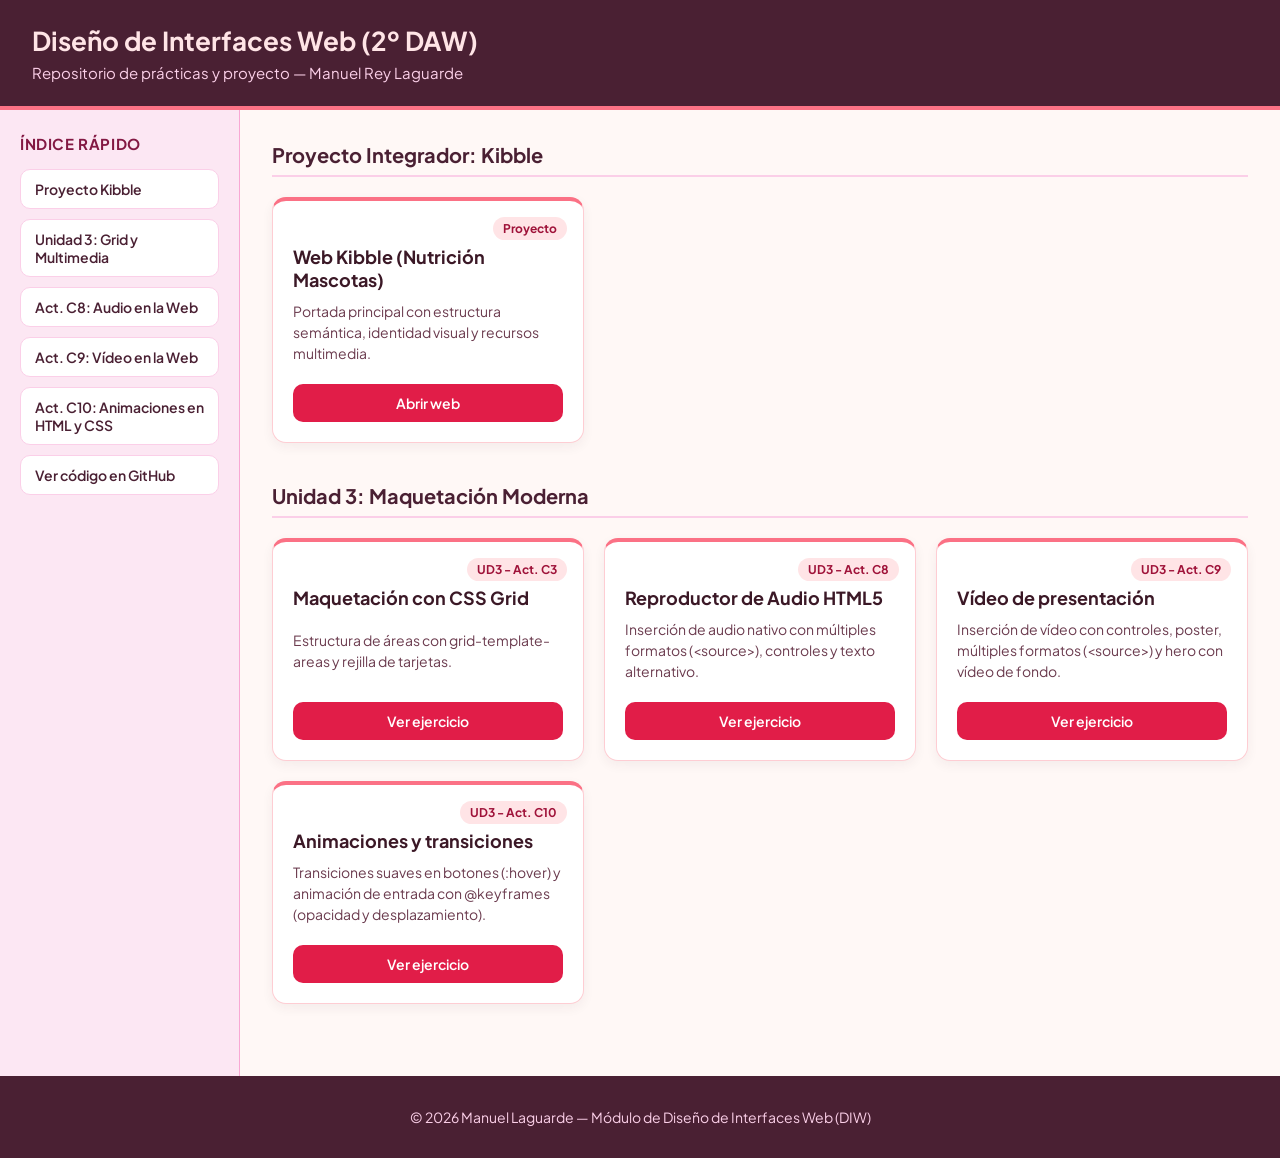
<file: index.html>
<!DOCTYPE html>
<html lang="es">

<head>
  <meta charset="UTF-8">
  <meta name="viewport" content="width=device-width, initial-scale=1.0">
  <title>DIW - Repositorio de Actividades | Manuel</title>
  <link rel="stylesheet" href="estilos.css">
</head>

<body>

  <header class="cabecera">
    <h1>Diseño de Interfaces Web (2º DAW)</h1>
    <p>Repositorio de prácticas y proyecto — Manuel Rey Laguarde</p>
  </header>

  <aside class="lateral">
    <h2>Índice rápido</h2>
    <nav>
      <ul>
        <li><a href="#proyecto">Proyecto Kibble</a></li>
        <li><a href="#ud3">Unidad 3: Grid y Multimedia</a></li>
        <li><a href="UD3/Actividad_C8_audio/index.html">Act. C8: Audio en la Web</a></li>
        <li><a href="UD3/Actividad_C9_video/index.html">Act. C9: Vídeo en la Web</a></li>
        <li><a href="UD3/Actividad_C10_animaciones/index.html">Act. C10: Animaciones en HTML y CSS</a></li>
        <li><a href="https://github.com/manulaguarde/Dise-o-de-Interfaces" target="_blank">Ver código en GitHub</a></li>

      </ul>
    </nav>
  </aside>

  <main class="contenido">

    <!-- Sección Proyecto Principal -->
    <section id="proyecto" class="bloque-unidad">
      <h2>Proyecto Integrador: Kibble</h2>
      <div class="contenedor-tarjetas">
        <article class="tarjeta-actividad">
          <span class="etiqueta">Proyecto</span>
          <h3>Web Kibble (Nutrición Mascotas)</h3>
          <p>Portada principal con estructura semántica, identidad visual y recursos multimedia.</p>
          <a href="Proyecto_Kibble/index.html" class="btn-ver">Abrir web</a>
        </article>
      </div>
    </section>

    <!-- Sección Unidad 3 -->
    <section id="ud3" class="bloque-unidad">
      <h2>Unidad 3: Maquetación Moderna</h2>
      <div class="contenedor-tarjetas">
        <article class="tarjeta-actividad">
          <span class="etiqueta">UD3 - Act. C3</span>
          <h3>Maquetación con CSS Grid</h3>
          <p>Estructura de áreas con grid-template-areas y rejilla de tarjetas.</p>
          <a href="UD3/Actividad_C3_grid/index.html" class="btn-ver">Ver ejercicio</a>
        </article>

        <article class="tarjeta-actividad">
          <span class="etiqueta">UD3 - Act. C8</span>
          <h3>Reproductor de Audio HTML5</h3>
          <p>Inserción de audio nativo con múltiples formatos (&lt;source&gt;), controles y texto alternativo.</p>
          <a href="UD3/Actividad_C8_audio/index.html" class="btn-ver">Ver ejercicio</a>
        </article>


        <article class="tarjeta-actividad">
          <span class="etiqueta">UD3 - Act. C9</span>
          <h3>Vídeo de presentación</h3>
          <p>Inserción de vídeo con controles, poster, múltiples formatos (&lt;source&gt;) y hero con vídeo de fondo.
          </p>
          <a href="UD3/Actividad_C9_video/index.html" class="btn-ver">Ver ejercicio</a>
        </article>

        <article class="tarjeta-actividad">
          <span class="etiqueta">UD3 - Act. C10</span>
          <h3>Animaciones y transiciones</h3>
          <p>Transiciones suaves en botones (:hover) y animación de entrada con @keyframes (opacidad y desplazamiento).</p>
          <a href="UD3/Actividad_C10_animaciones/index.html" class="btn-ver">Ver ejercicio</a>
        </article>
      </div>
    </section>

  </main>

  <footer class="pie">
    <p>© 2026 Manuel Laguarde — Módulo de Diseño de Interfaces Web (DIW)</p>
  </footer>

</body>

</html>
</file>
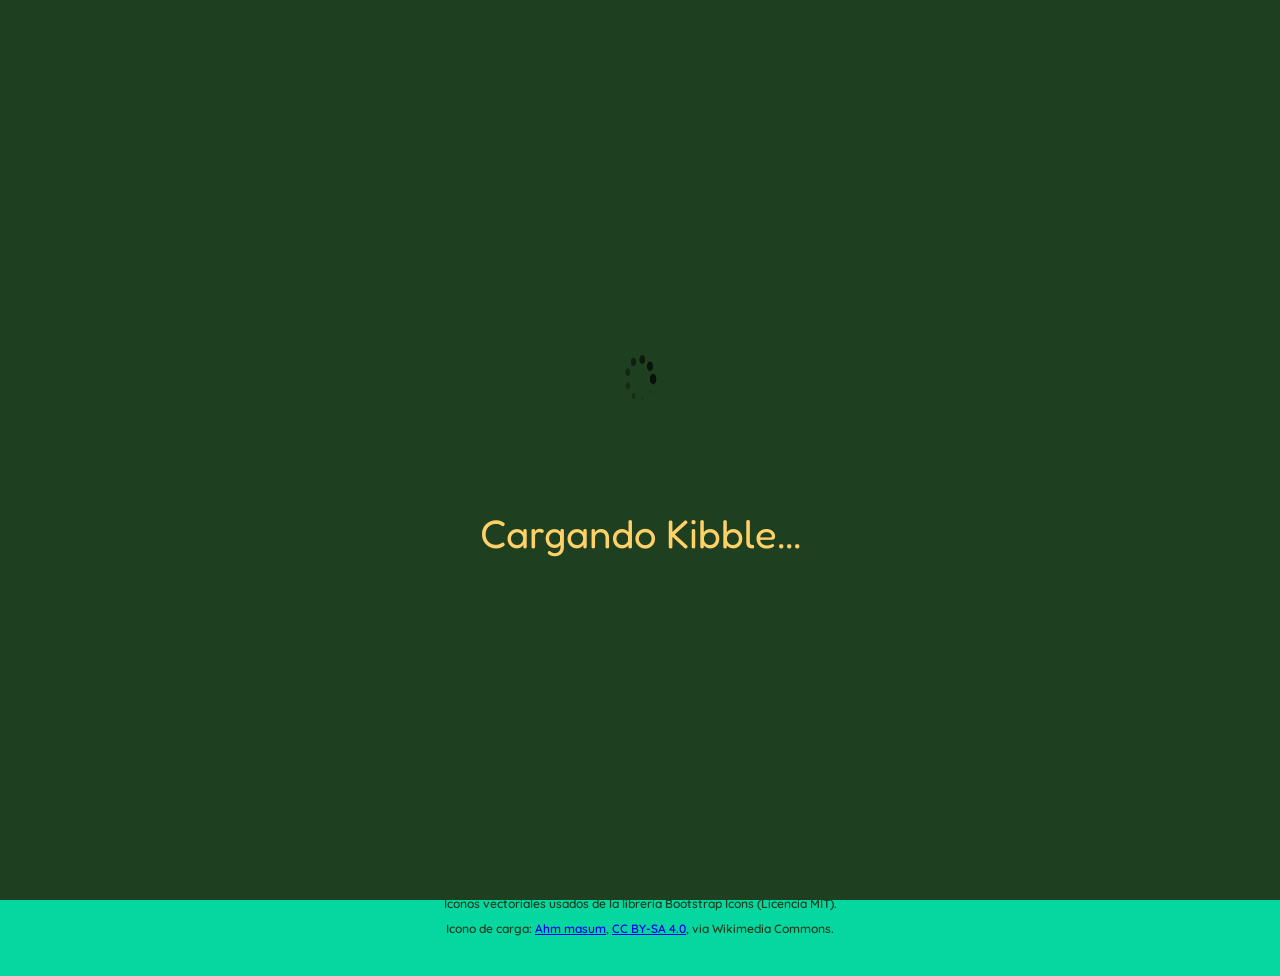
<file: Proyecto_Kibble/index.html>
<!DOCTYPE html>
<html lang="en">

<head>
  <meta charset="UTF-8">
  <meta name="viewport" content="width=device-width, initial-scale=1.0">
  <title>Kibble - Nutrición para mascotas</title>
  <link rel="stylesheet" href="estilos.css">
  <link rel="stylesheet" href="https://cdn.jsdelivr.net/npm/bootstrap-icons@1.11.3/font/bootstrap-icons.min.css">
</head>

<body>

  <div id="pantalla-carga">
    <img src="recursos/Loading_icon.gif" alt="Icono de carga animado">
    <p>Cargando Kibble...</p>
  </div>
  </div>
  <header class="encabezado">


    <a href="#" class="logo">
      <img src="recursos/logo_kibble.png" alt="logo_kibble" class="imagen-logo">
      Kibble
    </a>



    <nav class="menu-navegacion">
      <ul>
        <li><a href="#">Inicio</a></li>
        <li><a href="#">Buscar</a></li>
        <li><a href="#">Comparar</a></li>
        <li><a href="#">Sobre Nosotros</a></li>
      </ul>
    </nav>


    <a href="#" class="btn-perfil">Mi Perfil</a>
  </header>
  <main>

    <section class="seccion-principal">


      <article class="contenido">
        <h1 class="texto-titulo">Descubre qué come realmente tu mascota</h1>
        <p class="texto-subtitulo">
          Analiza, compara e identifica la calidad de sus alimentos de forma sencilla e intuitiva.
        </p>


        <div class="caja-buscador">
          <input type="text" class="input-buscar" placeholder="Busca por marca, producto...">
          <button type="button" class="btn-escanear" title="Escanear producto">📷</button>
          <button type="button" class="btn-buscar">Buscar</button>
        </div>
      </article>


      <article class="imagen-principal">
        <img src="recursos/gato_kibble.png" alt="" class="tarjeta-imagen-principal">
      </article>
    </section>

    <!--
    <section class="seccion-ult-productos">
      <h2 class="titulo-ult-productos">Últimos productos analizados</h2>

    
      <div class="contenedor-tarjetas">
        <article class="tarjeta-producto">
          <div class="imagen-prod-texto">[ Imagen ]</div>
          <span class="producto-nota">★ 4.8</span>
          <h3 class="nombre-prod">Nombre del producto</h3>
          <span class="categoria-prod">Bueno / Excelente</span>
        </article>

        <article class="tarjeta-producto">
          <div class="imagen-prod-texto">[ Imagen ]</div>
          <span class="producto-nota">★ 4.8</span>
          <h3 class="nombre-prod">Nombre del producto</h3>
          <span class="categoria-prod">Bueno / Excelente</span>
        </article>

        <article class="tarjeta-producto">
          <div class="imagen-prod-texto">[ Imagen ]</div>
          <span class="producto-nota">★ 4.8</span>
          <h3 class="nombre-prod">Nombre del producto</h3>
          <span class="categoria-prod">Bueno / Excelente</span>
        </article>

        <article class="tarjeta-producto tarjeta-ultima">
          <div class="imagen-prod-texto">[ Imagen ]</div>
          <span class="producto-nota">★ 4.8</span>
          <h3 class="nombre-prod">Nombre del producto</h3>
          <span class="categoria-prod">Bueno / Excelente</span>
        </article>
      </div>
    </section>
  </main>-->


    <footer class="pie-pagina">
      <div class="contenedor-footer">
        <div class="footer-logo">
          <img src="recursos/logo_kibble.png" alt="logo_kibble" class="imagen-logo">
          <span class="texto-logo">Kibble</span>
        </div>
        <div class="redes-sociales">
          <a href="#"><i class="bi bi-instagram"></i></a>
          <a href="#"><i class="bi bi-twitter-x"></i></a>
          <a href="#"><i class="bi bi-facebook"></i></a>
        </div>
        <p class="copy-right">
          © 2026 Kibble. Todos los derechos reservados. |
          <a href="#">Contacto</a> |
          <a href="#">Aviso Legal</a>
        </p>
        <p class="avisos">
          Las imágenes e ilustraciones mostradas en esta web han sido creadas con Inteligencia Artificial.
        </p>
        <p class="avisos">Iconos vectoriales usados de la librería Bootstrap Icons (Licencia MIT).</p>
        <p class="avisos">Icono de carga: <a href="https://commons.wikimedia.org/wiki/File:Loading_icon.gif"
            target="_blank">Ahm masum</a>,
          <a href="https://creativecommons.org/licenses/by-sa/4.0" target="_blank">CC BY-SA 4.0</a>, via Wikimedia
          Commons.
        </p>
      </div>
    </footer>

    <script>
      // Temporizador de 2 segundos (2000 ms) para ocultar la pantalla de carga
      setTimeout(function () {
        document.getElementById("pantalla-carga").style.display = "none";
      }, 2000);
    </script>

</body>

</html>
</file>
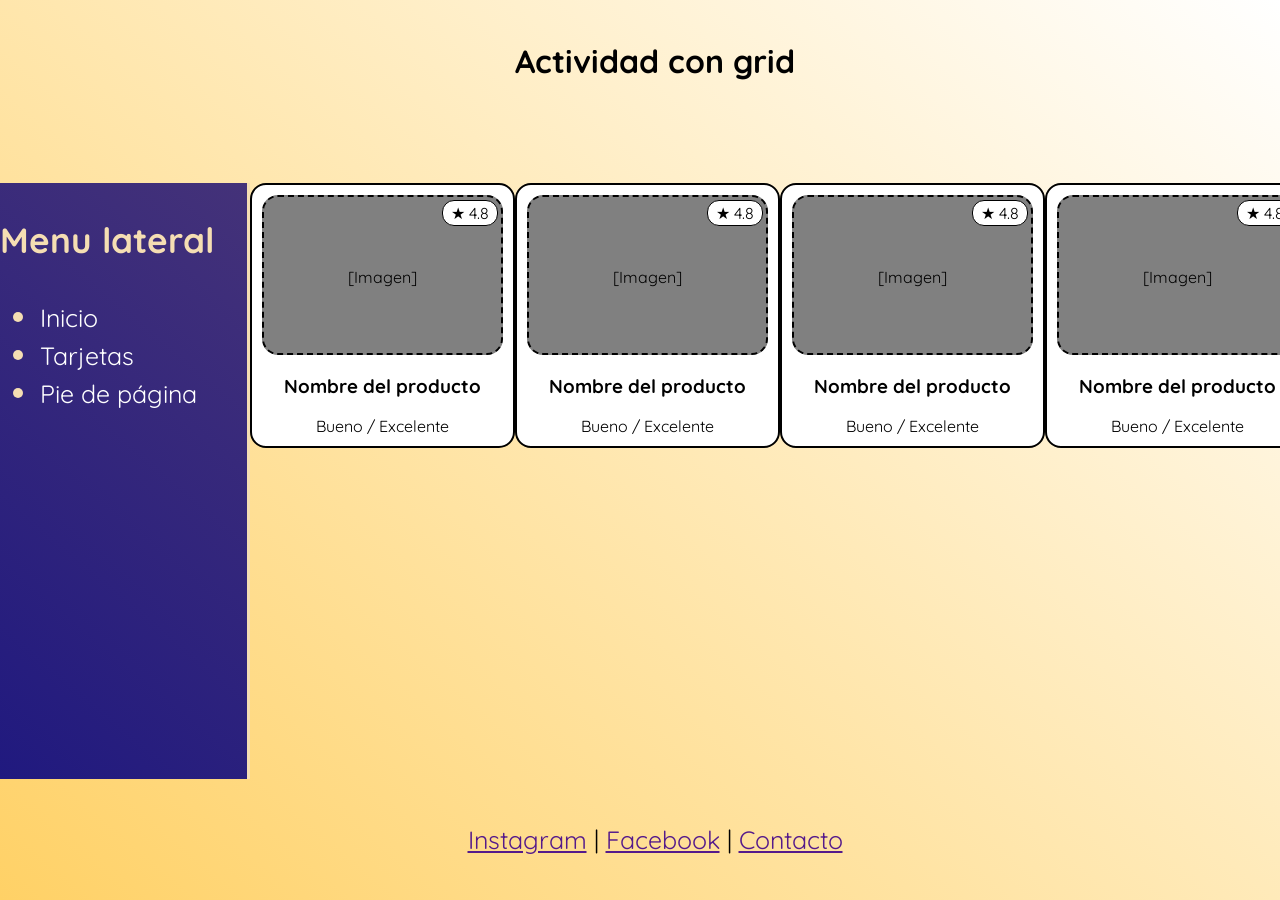
<file: UD3/Actividad_C3_grid/index.html>
<!DOCTYPE html>
<html lang="en">
<head>
    <meta charset="UTF-8">
    <meta name="viewport" content="width=device-width, initial-scale=1.0">
    <title>Actividad C3</title>
    <link rel="stylesheet" href="estilos.css">
</head>
<body>
    <header>
        <h1>Actividad con grid</h1>
    </header>
    <aside>
        <h3>Menu lateral</h3>
        <ul>
            <li><a href="">Inicio</a></li>
            <li><a href="">Tarjetas</a></li>
            <li><a href="">Pie de página</a></li>
        </ul>
    </aside>
    <main>
        <div class="contenedor-tarjetas">
        <article class="tarjeta-producto">
            <div class="imagen-prod-texto">[Imagen]</div>
            <span class="producto-nota">★ 4.8</span>
            <h3 class="nombre-prod">Nombre del producto</h3>
            <span class="categoria-prod">Bueno / Excelente</span>
        </article>
                <article class="tarjeta-producto">
            <div class="imagen-prod-texto">[Imagen]</div>
            <span class="producto-nota">★ 4.8</span>
            <h3 class="nombre-prod">Nombre del producto</h3>
            <span class="categoria-prod">Bueno / Excelente</span>
        </article>
                <article class="tarjeta-producto">
            <div class="imagen-prod-texto">[Imagen]</div>
            <span class="producto-nota">★ 4.8</span>
            <h3 class="nombre-prod">Nombre del producto</h3>
            <span class="categoria-prod">Bueno / Excelente</span>
        </article>
                <article class="tarjeta-producto">
            <div class="imagen-prod-texto">[Imagen]</div>
            <span class="producto-nota">★ 4.8</span>
            <h3 class="nombre-prod">Nombre del producto</h3>
            <span class="categoria-prod">Bueno / Excelente</span>
        </article>
        </div>
    </main>
    <footer><p><a href="">Instagram</a> | <a href="">Facebook</a> | <a href="">Contacto</a></p></footer>
</body>
</html>
</file>
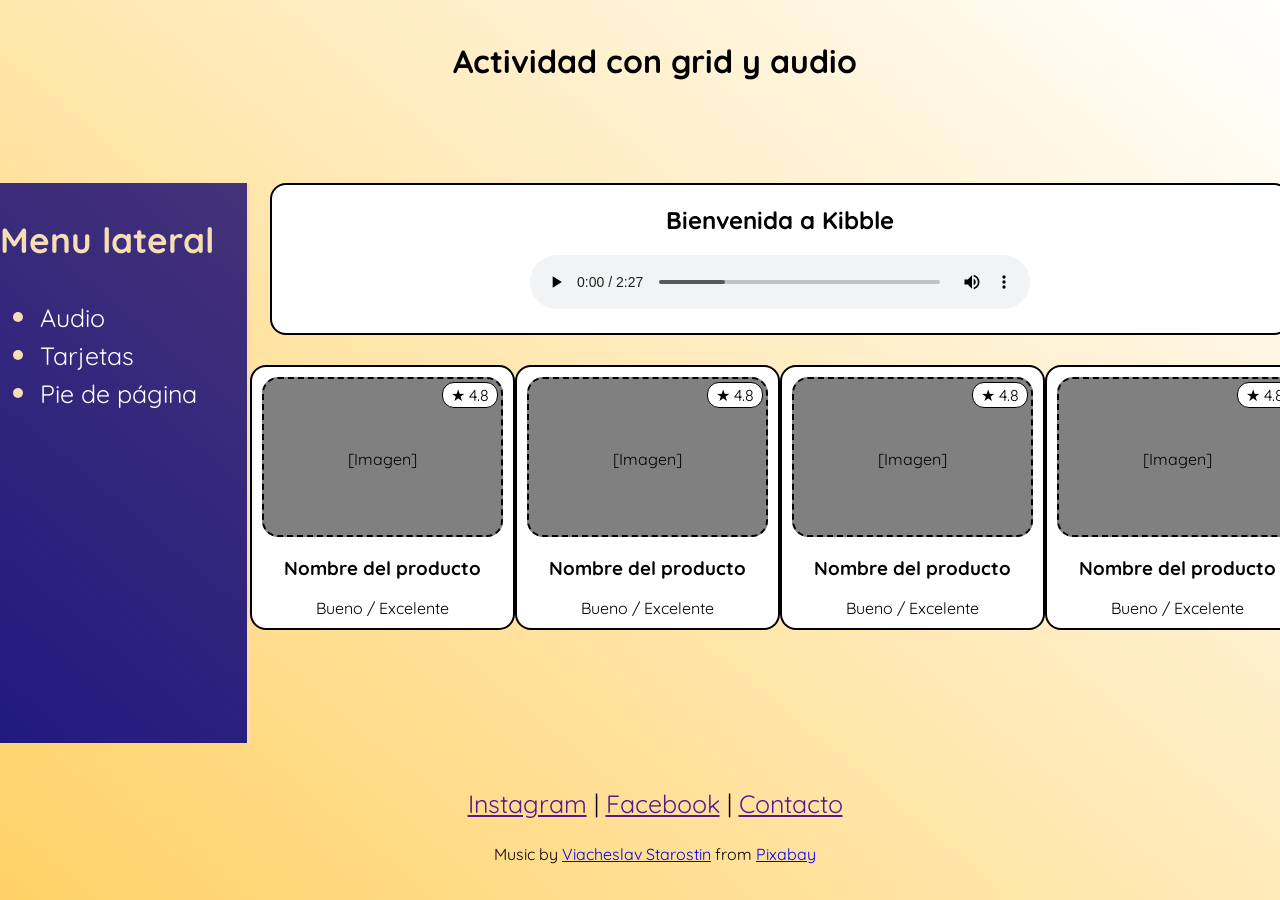
<file: UD3/Actividad_C8_audio/index.html>
<!DOCTYPE html>
<html lang="es">
<head>
    <meta charset="UTF-8">
    <meta name="viewport" content="width=device-width, initial-scale=1.0">
    <title>Actividad C8 - Audio</title>
    <link rel="stylesheet" href="estilos.css">
</head>
<body>
    <header>
        <h1>Actividad con grid y audio</h1>
    </header>
    <aside>
        <h3>Menu lateral</h3>
        <ul>
            <li><a href="#reproductor">Audio</a></li>
            <li><a href="#tarjetas">Tarjetas</a></li>
            <li><a href="#pie">Pie de página</a></li>
        </ul>
    </aside>
    <main>
        <section id="reproductor" class="caja-audio">
            <h2>Bienvenida a Kibble</h2>
            <audio controls>
                <source src="audio/musica-kibble.mp3" type="audio/mpeg">
                <source src="audio/musica-kibble.ogg" type="audio/ogg">
                Tu navegador es muy antiguo y no soporta la etiqueta de audio HTML5.
            </audio>
        </section>

        <div id="tarjetas" class="contenedor-tarjetas">
            <article class="tarjeta-producto">
                <div class="imagen-prod-texto">[Imagen]</div>
                <span class="producto-nota">★ 4.8</span>
                <h3 class="nombre-prod">Nombre del producto</h3>
                <span class="categoria-prod">Bueno / Excelente</span>
            </article>
            <article class="tarjeta-producto">
                <div class="imagen-prod-texto">[Imagen]</div>
                <span class="producto-nota">★ 4.8</span>
                <h3 class="nombre-prod">Nombre del producto</h3>
                <span class="categoria-prod">Bueno / Excelente</span>
            </article>
            <article class="tarjeta-producto">
                <div class="imagen-prod-texto">[Imagen]</div>
                <span class="producto-nota">★ 4.8</span>
                <h3 class="nombre-prod">Nombre del producto</h3>
                <span class="categoria-prod">Bueno / Excelente</span>
            </article>
            <article class="tarjeta-producto">
                <div class="imagen-prod-texto">[Imagen]</div>
                <span class="producto-nota">★ 4.8</span>
                <h3 class="nombre-prod">Nombre del producto</h3>
                <span class="categoria-prod">Bueno / Excelente</span>
            </article>
        </div>
    </main>
    <footer id="pie">
        <p><a href="">Instagram</a> | <a href="">Facebook</a> | <a href="">Contacto</a></p>
        <p class="atribucion">
            Music by <a href="https://pixabay.com/users/viacheslavstarostin-50153119/?utm_source=link-attribution&utm_medium=referral&utm_campaign=music&utm_content=639229" target="_blank">Viacheslav Starostin</a> from <a href="https://pixabay.com/music//?utm_source=link-attribution&utm_medium=referral&utm_campaign=music&utm_content=639229" target="_blank">Pixabay</a>
        </p>
    </footer>
</body>
</html>
</file>
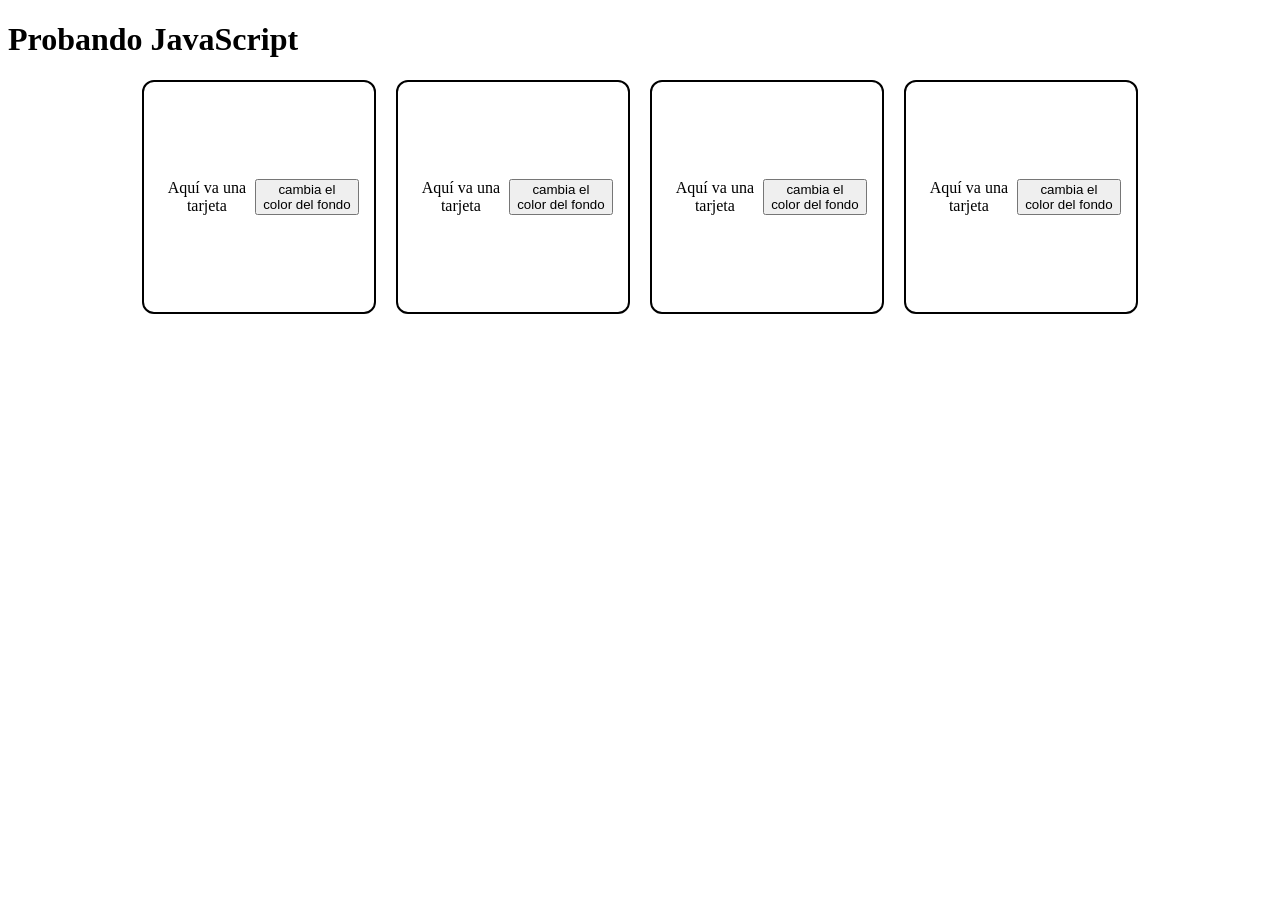
<file: UD4/Actividad_C1_js/index.html>
<!DOCTYPE html>
<html lang="en">
<head>
    <meta charset="UTF-8">
    <meta name="viewport" content="width=device-width, initial-scale=1.0">
    <title>Document</title>
    <link rel="stylesheet" href="estilos.css">
    
</head>
<body>
    
    <header id="encabezado">
        <h1 class="titulo">Probando JavaScript</h1>
    </header>
    <main>
        <section class="contenedor-tarjetas">
            <article class="tarjeta">
                <span>Aquí va una tarjeta</span>
                <button class="btn-cambiar">cambia el color del fondo</button>
            </article>
            <article class="tarjeta">
                <span>Aquí va una tarjeta</span>
                <button class="btn-cambiar">cambia el color del fondo</button>
            </article>
            <article class="tarjeta">
                <span>Aquí va una tarjeta</span>
                <button class="btn-cambiar">cambia el color del fondo</button>
            </article>
            <article class="tarjeta">
                <span>Aquí va una tarjeta</span>
                <button class="btn-cambiar">cambia el color del fondo</button>
            </article>
        </section>
    </main>


    <script src="js/app.js" defer></script>
</body>
</html>
</file>
<file: estilos.css>
@import url('https://fonts.googleapis.com/css2?family=Plus+Jakarta+Sans:wght@400;600;700&display=swap');

*, *::before, *::after {
  box-sizing: border-box;
}

body {
  margin: 0;
  font-family: 'Plus Jakarta Sans', sans-serif;
  background-color: #FFF8F6;
  color: #3B1826;
  min-height: 100vh;


  display: grid;
  grid-template-columns: 240px 1fr;
  grid-template-rows: auto 1fr auto;
  grid-template-areas:
    "cabecera cabecera"
    "lateral  contenido"
    "pie      pie";
}

/* ÁREA CABECERA */
.cabecera {
  grid-area: cabecera;
  background-color: #4A2033;
  color: #FFFFFF;
  padding: 24px 32px;
  border-bottom: 4px solid #FB7185;
}

.cabecera h1 {
  color: #FFE4E6;
  margin: 0 0 6px 0;
  font-size: 26px;
}

.cabecera p {
  margin: 0;
  font-size: 15px;
  color: #FBCFE8;
}

/* ÁREA MENÚ LATERAL */
.lateral {
  grid-area: lateral;
  background-color: #FCE7F3;
  padding: 24px 20px;
  border-right: 1px solid #F9A8D4;
}

.lateral h2 {
  font-size: 15px;
  text-transform: uppercase;
  letter-spacing: 0.6px;
  margin-top: 0;
  margin-bottom: 16px;
  color: #831843;
}

.lateral ul {
  list-style: none;
  padding: 0;
  margin: 0;
}

.lateral li {
  margin-bottom: 10px;
}

.lateral a {
  text-decoration: none;
  color: #4A2033;
  font-weight: 600;
  font-size: 14px;
  display: block;
  padding: 10px 14px;
  border-radius: 10px;
  background-color: #FFFFFF;
  border: 1px solid #FBCFE8;
}

.lateral a:hover {
  background-color: #F43F5E;
  color: #FFFFFF;
  border-color: #F43F5E;
}

/* ÁREA CONTENIDO PRINCIPAL */
.contenido {
  grid-area: contenido;
  padding: 32px;
}

.bloque-unidad {
  margin-bottom: 40px;
}

.bloque-unidad h2 {
  font-size: 20px;
  color: #4A2033;
  border-bottom: 2px solid #FBCFE8;
  padding-bottom: 8px;
  margin-top: 0;
  margin-bottom: 20px;
}

.contenedor-tarjetas {
  display: grid;
  grid-template-columns: repeat(auto-fill, minmax(260px, 1fr));
  gap: 20px;
}

.tarjeta-actividad {
  background-color: #FFFFFF;
  border: 1px solid #FECDD3;
  border-top: 4px solid #FB7185;
  border-radius: 14px;
  padding: 20px;
  position: relative;
  display: flex;
  flex-direction: column;
  justify-content: space-between;
  box-shadow: 0 4px 12px rgba(74, 32, 51, 0.06);
}

.etiqueta {
  position: absolute;
  top: 16px;
  right: 16px;
  background-color: #FFE4E6;
  color: #9F1239;
  font-size: 12px;
  font-weight: 700;
  padding: 4px 10px;
  border-radius: 12px;
}

.tarjeta-actividad h3 {
  margin: 24px 0 10px 0;
  font-size: 18px;
  color: #3B1826;
}

.tarjeta-actividad p {
  font-size: 14px;
  line-height: 1.5;
  margin: 0 0 20px 0;
  color: #6B3B4E;
}

.btn-ver {
  display: inline-block;
  text-align: center;
  background-color: #E11D48;
  color: #FFFFFF;
  text-decoration: none;
  font-weight: 600;
  font-size: 14px;
  padding: 10px 16px;
  border-radius: 10px;
}

.btn-ver:hover {
  background-color: #BE123C;
}

.proximamente {
  border-top-color: #F9A8D4;
  border-style: dashed;
  background-color: #FFF1F2;
  opacity: 0.8;
}

.proximamente .etiqueta {
  background-color: #FCE7F3;
  color: #831843;
}

/* ÁREA PIE DE PÁGINA */
.pie {
  grid-area: pie;
  background-color: #4A2033;
  color: #FBCFE8;
  text-align: center;
  padding: 18px;
  font-size: 14px;
}

/* Adaptación para pantallas estrechas */
@media (max-width: 768px) {
  body {
    grid-template-columns: 1fr;
    grid-template-areas:
      "cabecera"
      "lateral"
      "contenido"
      "pie";
  }
}
</file>
<file: Proyecto_Kibble/estilos.css>
/* Importación de tipografías desde Google Fonts */
@import url('https://fonts.googleapis.com/css2?family=Fredoka:wght@500;600;700&family=Quicksand:wght@400;500;600;700&display=swap');


*,
*::before,
*::after {
  box-sizing: border-box;
}

/* --------------------------------- */
/*              HEADER               */
/* --------------------------------- */

/* Fondo del header y posicionamiento fijo */
.encabezado {
  position: fixed;
  top: 0;
  left: 0;
  width: 100%;
  height: 80px;
  background-color: #06D6A0;
  padding: 0 40px;
  z-index: 1000;
}

body {
  margin: 0;
  padding-top: 80px;
  font-family: 'Quicksand', sans-serif;
  background: linear-gradient(220deg, #ffffff 0%, #FFD166 100%);
  background-attachment: fixed;
  /* Mantiene el fondo fijo al hacer scroll */
}

.logo {
  float: left;
  line-height: 80px;
  /* Alinea verticalmente el texto Kibble */
  font-family: 'Fredoka', sans-serif;
  font-size: 35px;
  font-weight: 700;
  color: #FFD166;
  text-decoration: none;
}


.imagen-logo {
  float: left;
  width: 50px;
  height: 50px;
  line-height: 45px;
  margin-top: 20px;

}




.menu-navegacion {
  float: left;
  margin-left: 250px;
}

.menu-navegacion ul {
  list-style: none;
  /* Quita los puntos negros de la lista */
  margin: 0;
  padding: 0;
}

/* Elementos de la lista en horizontal con inline-block */
.menu-navegacion li {
  display: inline-block;
  line-height: 80px;
  margin-right: 25px;
}


.menu-navegacion a {
  color: #FFFFFF;
  text-decoration: none;
  /* Quita el subrayado */
  font-size: 16px;
  font-weight: 500;
}


.menu-navegacion a:hover {
  color: #FFD166;
}


.btn-perfil {
  float: right;
  margin-top: 20px;
  padding: 10px 20px;
  background-color: #FFD166;
  color: #1E3F20;
  text-decoration: none;
  font-weight: 700;
  border-radius: 20px;
}

.btn-perfil:hover {
  background-color: #1E3F20;
  color: #FFFFFF;
}

/* --------------------------------- */
/*        SECCIÓN PRINCIPAL        */
/* --------------------------------- */


.seccion-principal {
  width: 100%;
  max-width: 1200px;
  margin: 0 auto;
  /* Centra el bloque horizontalmente */
  padding: 60px 20px;
  display: flow-root;
  /* Evita que el contenedor colapse al tener hijos flotantes */
}


.contenido {
  float: left;
  width: 55%;
  padding-right: 40px;
}

.texto-titulo {
  font-family: 'Fredoka', sans-serif;
  font-size: 42px;
  font-weight: 700;
  color: #1E3F20;
  margin-top: 0;
  margin-bottom: 20px;
  line-height: 1.2;
}

.texto-subtitulo {
  font-size: 18px;
  color: #1E3F20;
  margin-bottom: 30px;
  line-height: 1.5;
}


.caja-buscador {
  background-color: #FFFFFF;
  border: 2px solid #D1D5DB;
  border-radius: 32px;
  padding: 6px 10px 6px 40px;
  display: flow-root;
  /* Para mantener los botones alineados dentro */
}

.input-buscar {
  float: left;
  width: 60%;
  height: 44px;
  border: none;
  outline: none;
  font-family: 'Quicksand', sans-serif;
  font-size: 15px;
  color: #374151;
}

.btn-buscar {
  float: right;
  height: 44px;
  padding: 0 24px;
  background-color: #1E3F20;
  color: #FFFFFF;
  border: none;
  border-radius: 22px;
  font-family: 'Quicksand', sans-serif;
  font-weight: 700;
  cursor: pointer;
}

.btn-escanear {
  float: left;
  width: 44px;
  height: 44px;
  border: none;
  background-color: #F3F4F6;
  border-radius: 50%;
  cursor: pointer;
  font-size: 18px;
  margin-right: 8px;
  margin-left: 70px;
}

.btn-escanear:hover {
  background-color: #E5E7EB;
}



.btn-buscar:hover {
  background-color: #06D6A0;
  color: #1E3F20;
}


.imagen-principal {
  float: right;
  width: 40%;
}

.tarjeta-imagen-principal {
  width: 100%;
  height: 420px;
  text-align: center;
}




/* --------------------------------- */
/*         ÚLTIMOS PRODUCTOS         */
/* --------------------------------- */



.ultimos-prod-img {
  display: inline-block;
}

.tarjeta-imagen-producto {
  background-color: #E5E7EB;
  border-radius: 16px;
  border: 2px dashed #9CA3AF;
  text-align: center;
  height: 300px;
}


.seccion-ult-productos {
  width: 100%;
  max-width: 1200px;
  margin: 40px auto 60px auto;
  padding: 0 20px;
  display: flow-root;
  /* Previene colapso por elementos flotantes */
}

.titulo-ult-productos {
  font-family: 'Fredoka', sans-serif;
  font-size: 32px;
  color: #1E3F20;
  text-align: center;
  margin-bottom: 40px;
}

.contenedor-tarjetas {
  display: flow-root;
}


.tarjeta-producto {
  float: left;
  width: 23.5%;
  margin-right: 2%;
  background-color: #FFFFFF;
  border: 2px solid #E5E7EB;
  border-radius: 16px;
  padding: 16px;
  position: relative;
  /* Para colocar la nota en la esquina superior */
  text-align: center;
}

/* La última tarjeta no lleva margen a la derecha para no romperse hacia abajo */
.tarjeta-ultima {
  margin-right: 0;
}

.imagen-prod-texto {
  width: 100%;
  height: 160px;
  background-color: #F3F4F6;
  border: 2px dashed #D1D5DB;
  border-radius: 12px;
  line-height: 160px;
  color: #9CA3AF;
  font-weight: 600;
  margin-bottom: 15px;
}

.producto-nota {
  position: absolute;
  top: 26px;
  right: 26px;
  background-color: #FFFFFF;
  border: 1px solid #E5E7EB;
  padding: 4px 8px;
  border-radius: 12px;
  font-size: 12px;
  font-weight: 700;
  color: #111827;
}

.nombre-prod {
  font-family: 'Fredoka', sans-serif;
  font-size: 18px;
  color: #111827;
  margin: 10px 0 6px 0;
}

.categoria-prod {
  font-size: 13px;
  color: #6B7280;
  background-color: #F3F4F6;
  padding: 4px 12px;
  border-radius: 10px;
  display: inline-block;
}

/* --------------------------------- */
/*              FOOTER               */
/* --------------------------------- */

.pie-pagina {
  background-color: #06D6A0;
  color: #FFFFFF;
  padding: 40px 20px;
  text-align: center;
  margin-top: 60px;
  display: flow-root;
}

.contenedor-footer {
  width: 100%;
  max-width: 1200px;
  margin: 0 auto;
}

.footer-logo {
  display: inline-block;
  margin-bottom: 15px;
}

.footer-logo .imagen-logo {
  float: left;
  margin-top: 0;
}

.footer-logo .texto-logo {
  float: left;
  font-family: 'Fredoka', sans-serif;
  font-size: 35px;
  font-weight: 700;
  line-height: 50px;
  color: #FFD166;
}

.copy-right {
  font-size: 14px;
  color: #E5E7EB;
  margin: 0;
  clear: both;
}

.copy-right a {
  color: #FFD166;
  text-decoration: none;
}

.copy-right a:hover {
  text-decoration: underline;
}

.avisos {
  font-size: 12px;
  color: #1E3F20;
  font-weight: 600;
  margin-top: 10px;
  margin-bottom: 0;
}

/*Iconos de Redes Sociales SVG con Flexbox */
.redes-sociales {
  display: flex;
  justify-content: center;
  gap: 20px;
  margin: 15px 0;
}

.redes-sociales a {
  color: #FFFFFF;
  transition: color 0.3s ease, transform 0.3s ease;
}

.redes-sociales a:hover {
  color: #FFD166;
  transform: translateY(-3px);
}

/* Pantalla de precarga */
#pantalla-carga {
  position: fixed;
  top: 0;
  left: 0;
  width: 100%;
  height: 100%;
  background-color: #1E3F20;
  color: #FFD166;
  font-family: 'Fredoka', sans-serif;
  font-size: 40px;
  display: flex;
  flex-direction: column;
  justify-content: center;
  align-items: center;
  gap: 15px;
  z-index: 9999;
}

#pantalla-carga img {
  width: 150px;
  height: 150px;
  mix-blend-mode: multiply;
  /* Hace transparente el fondo blanco del GIF */
}
</file>
<file: UD3/Actividad_C3_grid/estilos.css>
@import url('https://fonts.googleapis.com/css2?family=Fredoka:wght@500;600;700&family=Quicksand:wght@400;500;600;700&display=swap');

*, 
*::before, 
*::after { 
  box-sizing: border-box; 
}

body {
    display: grid;
    grid-template-columns: 250px 1fr;
    grid-template-rows: auto 1fr auto;
    grid-template-areas:
    "cabecera cabecera"
    "lateral contenido"
    "pie pie";
    min-height: 100vh;
    margin: 0;
    padding-top: 20px; 
    font-family: 'Quicksand', sans-serif;
    background: linear-gradient(220deg, #ffffff 0%, #FFD166 100%);
    background-attachment: fixed;
}



header{
    grid-area: cabecera;
    text-align: center;
    padding-bottom: 80px;
  
}
aside{
    grid-area: lateral;
    border-right: 3px solid;
    background: linear-gradient(220deg, #443279 0%, #20197f 100%);
    color: wheat;
    font-size: 30px;
    
}

aside a{
    color: #ffffff;
    text-decoration: none;
    font-size: 25px;
}
main{
    grid-area: contenido;
}
footer{
    grid-area: pie;
    text-align: center;
    font-size: 25px;
    padding: 20px;
}

.contenedor-tarjetas{
    display: grid;
    grid-template-columns: repeat(4, 1fr);
    grid-template-rows: 1fr;
    max-width: 1800px;
    margin: 0 auto;
}

.tarjeta-producto{

    width: 265px;
    background-color: white;
    border: 2px solid;
    border-radius: 16px;
    text-align: center;
    position:relative;
    padding: 10px;
}

.imagen-prod-texto{
    width: 100%;
    height: 160px;
    background-color: grey;
    border: 2px dashed;
    border-radius: 16px;
    line-height: 160px;
}

.producto-nota {
    position: absolute;
    top: 15px;
    right: 15px;
    border: 1px solid;
    border-radius: 12px;
    padding: 2px 8px;
    background-color: white;
}
</file>
<file: UD3/Actividad_C8_audio/estilos.css>
@import url('https://fonts.googleapis.com/css2?family=Fredoka:wght@500;600;700&family=Quicksand:wght@400;500;600;700&display=swap');

*, 
*::before, 
*::after { 
  box-sizing: border-box; 
}

body {
    display: grid;
    grid-template-columns: 250px 1fr;
    grid-template-rows: auto 1fr auto;
    grid-template-areas:
    "cabecera cabecera"
    "lateral contenido"
    "pie pie";
    min-height: 100vh;
    margin: 0;
    padding-top: 20px; 
    font-family: 'Quicksand', sans-serif;
    background: linear-gradient(220deg, #ffffff 0%, #FFD166 100%);
    background-attachment: fixed;
}

header{
    grid-area: cabecera;
    text-align: center;
    padding-bottom: 80px;
}

aside{
    grid-area: lateral;
    border-right: 3px solid;
    background: linear-gradient(220deg, #443279 0%, #20197f 100%);
    color: wheat;
    font-size: 30px;
}

aside a{
    color: #ffffff;
    text-decoration: none;
    font-size: 25px;
}

main{
    grid-area: contenido;
}

footer{
    grid-area: pie;
    text-align: center;
    font-size: 25px;
    padding: 20px;
}

.contenedor-tarjetas{
    display: grid;
    grid-template-columns: repeat(4, 1fr);
    grid-template-rows: 1fr;
    max-width: 1800px;
    margin: 0 auto;
}

.tarjeta-producto{
    width: 265px;
    background-color: white;
    border: 2px solid;
    border-radius: 16px;
    text-align: center;
    position: relative;
    padding: 10px;
}

.imagen-prod-texto{
    width: 100%;
    height: 160px;
    background-color: grey;
    border: 2px dashed;
    border-radius: 16px;
    line-height: 160px;
}

.producto-nota {
    position: absolute;
    top: 15px;
    right: 15px;
    border: 1px solid;
    border-radius: 12px;
    padding: 2px 8px;
    background-color: white;
}


.caja-audio {
    background-color: white;
    border: 2px solid;
    border-radius: 16px;
    padding: 20px;
    margin: 0 20px 30px 20px;
    text-align: center;
}

.caja-audio h2 {
    margin-top: 0;
}

.caja-audio audio {
    width: 100%;
    max-width: 500px;
}

.atribucion {
    font-size: 16px;
    margin-top: 10px;
}
</file>
<file: UD4/Actividad_C1_js/estilos.css>
.contenedor-tarjetas{
    display: flex;
    flex-wrap: wrap;
    gap: 20px;
    justify-content: center;
}

.tarjeta {
    width: 200px;
    height: 200px;
    background-color: #ffffff;
    border: 2px solid #000000;
    border-radius: 12px;
    
    /* Centra el texto tanto horizontal como verticalmente */
   
    display: flex;
    justify-content: center;
    align-items:center;
    text-align: center;
    padding: 15px;
}

span{
    width: 100%;
}

button{
    width: 100%;
}

.destacado {
    background-color: aquamarine;
}
</file>
